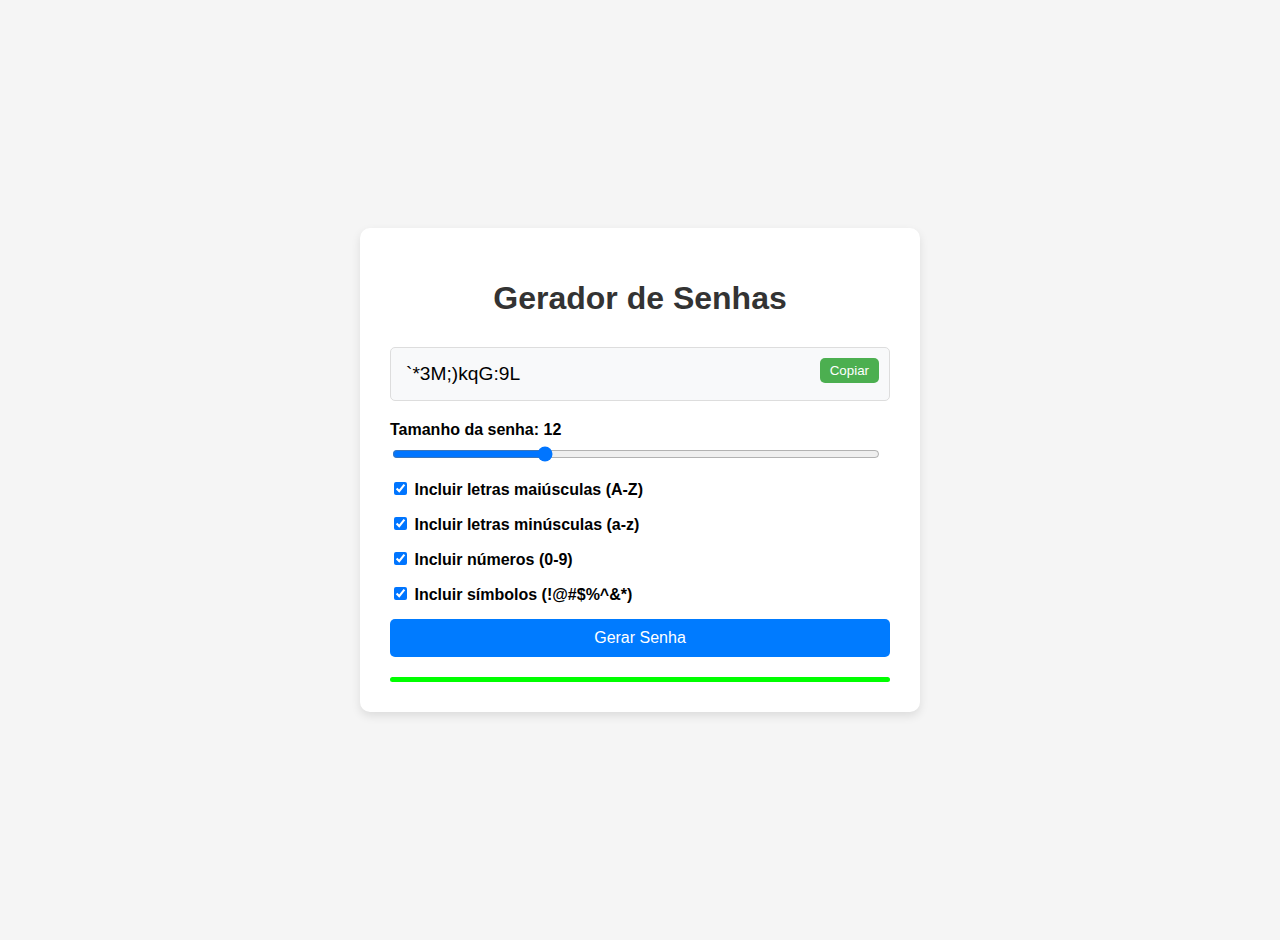
<file: gerador de senhas/index.html>
<!DOCTYPE html>
<html lang="pt-BR">
<head>
    <meta charset="UTF-8">
    <meta name="viewport" content="width=device-width, initial-scale=1.0">
    <title>Gerador de Senhas Seguras</title>

    <link rel="shortcut icon" href="images/password.png">
    <link rel="stylesheet" href="style.css">
</head>
<body>
    <div class="container">
        <h1>Gerador de Senhas</h1>
        
        <div class="password-display">
            <span id="password">Clique em "Gerar Senha"</span>
            <button class="copy-btn" id="copy-btn">Copiar</button>
        </div>
        
        <div class="form-group">
            <label for="length">Tamanho da senha: <span class="range-value" id="length-value">12</span></label>
            <div class="range-container">
                <input type="range" id="length" min="4" max="30" value="12">
            </div>
        </div>
        
        <div class="form-group">
            <label>
                <input type="checkbox" id="uppercase" checked>
                Incluir letras maiúsculas (A-Z)
            </label>
        </div>
        
        <div class="form-group">
            <label>
                <input type="checkbox" id="lowercase" checked>
                Incluir letras minúsculas (a-z)
            </label>
        </div>
        
        <div class="form-group">
            <label>
                <input type="checkbox" id="numbers" checked>
                Incluir números (0-9)
            </label>
        </div>
        
        <div class="form-group">
            <label>
                <input type="checkbox" id="symbols" checked>
                Incluir símbolos (!@#$%^&*)
            </label>
        </div>
        
        <button class="generate-btn" id="generate">Gerar Senha</button>
        
        <div class="strength-meter">
            <div class="strength-bar" id="strength-bar"></div>
        </div>
    </div>

    <script src="script.js"></script>
</body>
</html>
</file>
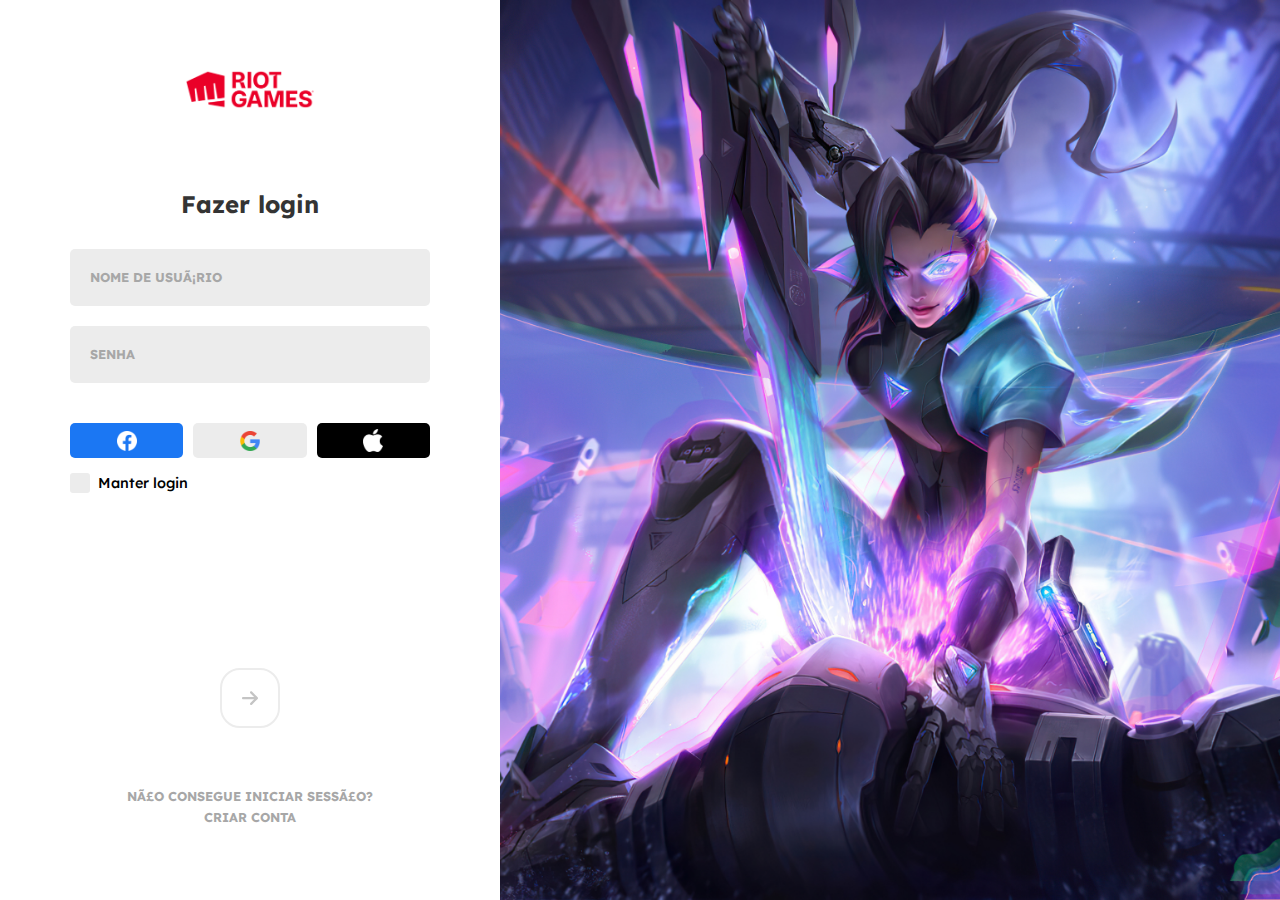
<file: página de login, tema League Of Legends/index.html>
<!DOCTYPE html>
<html lang="pt-br">
<head>
  <meta charset="UTF">
  <meta name="viewport" content="width=device-width, initial-scale=1.0">

  <link rel="stylesheet" href="style.css">
  
  <script src="./script.js" defer></script>

  <title>Riot Games</title>
</head>
<body>

  <main>
    <section class="login">

      <div class="wrapper">
        <img src="imagens/logo.png" class="login__logo">

        <h1 class="login__title">Fazer login</h1>
    
        <label class="login__label">
          <span>nome de usuário</span>
          <input type="text" name="username" class="input">
        </label>
  
        <label class="login__label">
          <span>senha</span>
          <input type="password" name="password" class="input">
        </label>
  
        <div class="login__icons">
          <button type="button" class="icons__button">
            <img src="imagens/facebook-icon.png" alt="facebok">
          </button>
  
          <button type="button" class="icons__button">
            <img src="imagens/google-icon.png" alt="google">
          </button>
  
          <button type="button" class="icons__button">
            <img src="imagens/apple-icon.png" alt="apple">
          </button>
        </div>
  
        <label class="login__label--checkbox">
          <input type="checkbox" class="input--checkbox">
          Manter login
        </label>
      </div>

      <div class="wrapper">
        <button type="button" class="login__button" disabled>
          <svg xmlns="http://www.w3.org/2000/svg" viewBox="0 0 448 512">
            <path d="M438.6 278.6l-160 160C272.4 444.9 264.2 448 256 448s-16.38-3.125-22.62-9.375c-12.5-12.5-12.5-32.75 0-45.25L338.8 288H32C14.33 288 .0016 273.7 .0016 256S14.33 224 32 224h306.8l-105.4-105.4c-12.5-12.5-12.5-32.75 0-45.25s32.75-12.5 45.25 0l160 160C451.1 245.9 451.1 266.1 438.6 278.6z"/>
          </svg>
        </button>
  
        <a href="#" class="login__link">não consegue iniciar sessão?</a>
        <a href="#" class="login__link">criar conta</a>
      </div>

    </section>

    <section class="wallpaper"></section>
  </main>
  
</body>
</html>
</file>
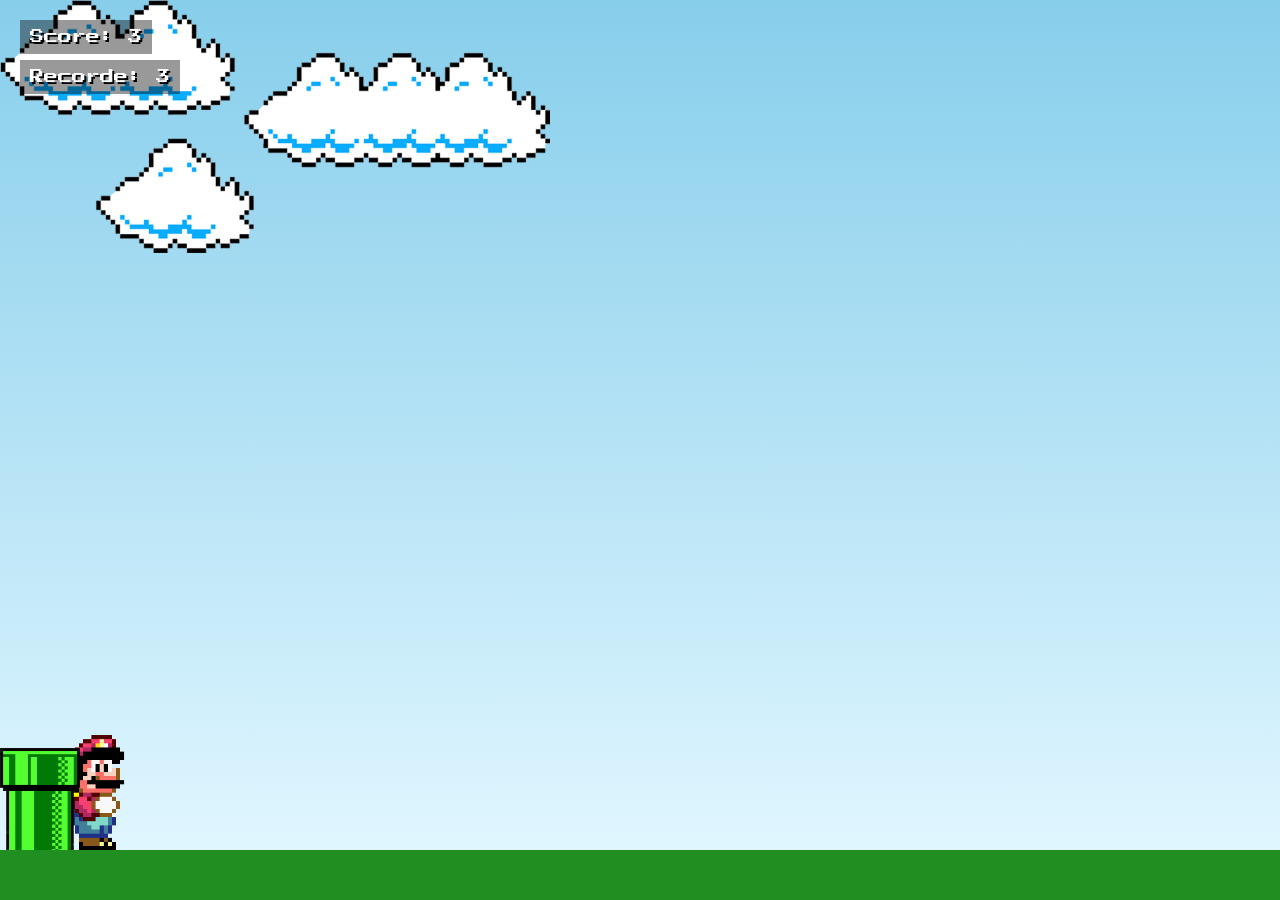
<file: teste 4/index.html>
<!DOCTYPE html>
<html lang="pt-BR">
<head>
    <meta charset="UTF-8">
    <meta name="viewport" content="width=device-width, initial-scale=1.0">

<!-- Basic Favicon -->
<link rel="icon" href="imagens/Captura de tela_12-6-2025_987_www.bing.com.jpeg" type="image/x-icon">

    <link href="https://fonts.googleapis.com/css2?family=Press+Start+2P&display=swap" rel="stylesheet">
    <link rel="stylesheet" href="style.css">
    <script src="script.js" defer></script>

    <title>Mario Jump</title>
</head>
<body>
     <div class="game-board">
        <img src="imagens/clouds.png" class="clouds">
        <img src="imagens/mario.gif" class="mario">
        <img src="imagens/pipe.png" class="pipe">
     </div>

    <button id="reloadBtn" onclick="location.reload()" style="display: none;">GAME OVER<br>REINICIAR</button>

    <div id="score">Score: 0</div>
    <div id="highScore">Recorde: 0</div>


</body>
</html>
</file>
<file: gerador de senhas/style.css>
/* Estilos CSS */
        body {
            font-family: 'Segoe UI', Tahoma, Geneva, Verdana, sans-serif;
            background-color: #f5f5f5;
            display: flex;
            justify-content: center;
            align-items: center;
            min-height: 100vh;
            margin: 0;
            padding: 20px;
        }
        
        .container {
            background-color: white;
            border-radius: 10px;
            box-shadow: 0 4px 10px rgba(0, 0, 0, 0.1);
            padding: 30px;
            width: 100%;
            max-width: 500px;
        }
        
        h1 {
            color: #333;
            text-align: center;
            margin-bottom: 30px;
        }
        
        .password-display {
            background-color: #f8f9fa;
            border: 1px solid #ddd;
            border-radius: 5px;
            padding: 15px;
            font-size: 1.2rem;
            margin-bottom: 20px;
            word-break: break-all;
            position: relative;
        }
        
        .password-display #password {
            margin-right: 30px;
        }
        
        .copy-btn {
            position: absolute;
            right: 10px;
            top: 10px;
            background-color: #4CAF50;
            color: white;
            border: none;
            border-radius: 5px;
            padding: 5px 10px;
            cursor: pointer;
            transition: background-color 0.3s;
        }
        
        .copy-btn:hover {
            background-color: #45a049;
        }
        
        .form-group {
            margin-bottom: 15px;
        }
        
        label {
            display: block;
            margin-bottom: 5px;
            font-weight: bold;
        }
        
        .range-container {
            display: flex;
            align-items: center;
        }
        
        input[type="range"] {
            flex-grow: 1;
            margin-right: 10px;
        }
        
        .range-value {
            width: 40px;
            text-align: center;
        }
        
        .generate-btn {
            background-color: #007bff;
            color: white;
            border: none;
            border-radius: 5px;
            padding: 10px 15px;
            font-size: 1rem;
            cursor: pointer;
            width: 100%;
            transition: background-color 0.3s;
        }
        
        .generate-btn:hover {
            background-color: #0069d9;
        }
        
        .strength-meter {
            height: 5px;
            background-color: #ddd;
            border-radius: 5px;
            margin-top: 20px;
            overflow: hidden;
        }
        
        .strength-bar {
            height: 100%;
            width: 0%;
            transition: width 0.3s, background-color 0.3s;
        }
</file>
<file: página de login, tema League Of Legends/style.css>
@import url('https://fonts.googleapis.com/css2?family=Lexend+Deca:wght@300;400;500;600;700&display=swap');

* {
  margin: 0;
  padding: 0;
  box-sizing: border-box;
  font-family: 'Lexend Deca', sans-serif;
}

:root {
  --white: #FFF;
  --whitesmoke: #F9F9F9;
  --light-grey: #ECECEC;
  --grey: #C4C4C4;
  --medium-grey: #A7A7A7;
  --deep-grey: #343434;
  --black: #000000;
  --blue: #1B77F3;
  --red: #CF3C3F;
}

main {
  display: flex;
}

.login {
  display: flex;
  flex-direction: column;
  align-items: center;
  justify-content: space-between;
  width: 100%;
  max-width: 500px;
  min-height: 100vh;
  padding: clamp(35px, 8%, 70px);
}

.wrapper {
  width: 100%;
  display: flex;
  flex-direction: column;
  align-items: center;
  justify-content: center;
}

.login__logo {
  width: 130px;
  margin-bottom: 80px;
}

.login__title {
  color: var(--deep-grey);
  font-size: 1.5em;
  margin-bottom: 30px;
}

.login__label {
  display: block;
  margin-bottom: 20px;
  width: 100%;
}

.input {
  width: 100%;
  background-color: var(--light-grey);
  border: 2px solid rgba(0, 0, 0, 0);
  border-radius: 5px;
  outline: none;
  font-size: 0.9em;
  padding: 25px 10px 10px;
  font-weight: 600;
  color: var(--deep-grey);
}

.login__label span {
  position: absolute;
  font-size: 0.8em;
  font-weight: 700;
  text-transform: uppercase;
  color: var(--medium-grey);
  margin: 20px;
  cursor: text;
  transition: all 200ms ease;
}

.input:focus {
  background-color: var(--whitesmoke);
  border: 2px solid var(--deep-grey);
}

.login__label .span-active {
  font-size: 0.7em;
  margin: 8px 10px;
}

.login__icons {
  display: flex;
  gap: 10px;
  width: 100%;
  margin-top: 20px;
}

.login__icons img {
  width: 20px;
}

.icons__button {
  width: 33.33%;
  display: flex;
  align-items: center;
  justify-content: center;
  height: 35px;
  border-radius: 5px;
  cursor: pointer;
  border: none;
}

.login__icons .icons__button:nth-child(1) {
  background-color: var(--blue);
}

.login__icons .icons__button:nth-child(2) {
  background-color: var(--light-grey);
}

.login__icons .icons__button:nth-child(3) {
  background-color: var(--black);
}

.login__label--checkbox {
  width: 100%;
  margin: 15px 0 50px;
  font-size: 0.9em;
  font-weight: 500;
  display: flex;
  align-items: center;
}

.input--checkbox {
  appearance: none;
  width: 20px;
  height: 20px;
  background-color: var(--light-grey);
  margin-right: 8px;
  border-radius: 3px;
}

.input--checkbox:checked {
  background-color: var(--red);
}

.input--checkbox:checked::after {
  content: "";
  display: block;
  width: 5px;
  height: 10px;
  border: 3px solid white;
  border-width: 0 3px 3px 0;
  transform: rotate(45deg);
  margin: 2px 6px;
}

.login__button {
  width: 60px;
  height: 60px;
  padding: 20px;
  display: flex;
  align-items: center;
  justify-content: center;
  background-color: var(--red);
  border-radius: 20px;
  border: none;
  cursor: pointer;
  margin-bottom: 60px;
}

.login__button svg {
  fill: white;
}

.login__button:disabled {
  cursor: auto;
  background-color: white;
  border: 2px solid var(--light-grey);
}

.login__button:disabled svg {
  fill: var(--grey)
}

.login__link {
  font-size: 0.8em;
  text-decoration: none;
  color: var(--medium-grey);
  text-transform: uppercase;
  margin-bottom: 5px;
  font-weight: 700;
}

.wallpaper {
  width: 100%;
  background-image: url(imagens/wallpaper.jpg);
  background-size: cover;
  background-position: center;
  flex: 1;
}
</file>
<file: teste 4/style.css>
@import url('https://fonts.googleapis.com/css2?family=Press+Start+2P&display=swap');


* {
    margin: 0;
    padding: 0;
    box-sizing: border-box;
}

.game-board {
    width: 100%;
    height: 900px;
    border-bottom: 50px solid rgb(33, 142, 33);
    margin: 0 auto;
    position: relative;
    overflow: hidden;
    background: linear-gradient(#87CEEB, #E0F6FF);
}

.pipe {
    position: absolute;
    bottom: 0;
    width: 80px;
    animation: pipe-animation 1.5s infinite linear;
    
}

.mario {
    width: 150px;
    position: absolute;
    bottom: 0px;
    
}

.jump {
    animation: jump 500ms ease-out;
}

.clouds {
    position: absolute;
    width: 550px;
    animation: clouds-animation 10s infinite linear;
}


#reloadBtn {
    position: fixed;
    top: 50%;
    left: 50%;
    transform: translate(-50%, -50%);
    background-color: transparent;
    border: 3px solid red;
    color: red;
    padding: 20px 40px;
    font-size: 16px;
    font-family: 'Press Start 2p', monospace;
    cursor: pointer;
    display: none;
    z-index: 1000;
    text-align: center;
    text-transform: uppercase;
    letter-spacing: 1px;
    line-height: 1.5;
    background-color: black
}

#reloadBtn:hover{
    background-color: red;
    color: black;
}

#score, #highScore{
    position: fixed;
    top: 20px;
    left: 20px;
    font-family: 'Press Start 2P', monospace;
    color: white;
    text-shadow: 2px 2px black;
    z-index: 999;
    font-size: 14px;
    background-color: rgba(0, 0, 0, 0.4);
    padding: 10px;
    margin-bottom: 10px;
}

#highScore {
    top: 60px;
}


@keyframes pipe-animation {
   from {
       right: -80px;
   }
to {
    right: 100%;
  }

}

@keyframes jump {

    0% {
        bottom: 0;
    }

    40% {
        bottom: 180px; 
    }

    50% {
        bottom: 180px;
    }

    60% {
        bottom: 180px;
    }

    100% {
        bottom: 0;
    }   


}

@keyframes clouds-animation {
    from {
        right: -550px;
    }

    to {
        right: 100%;
    }
}
</file>
